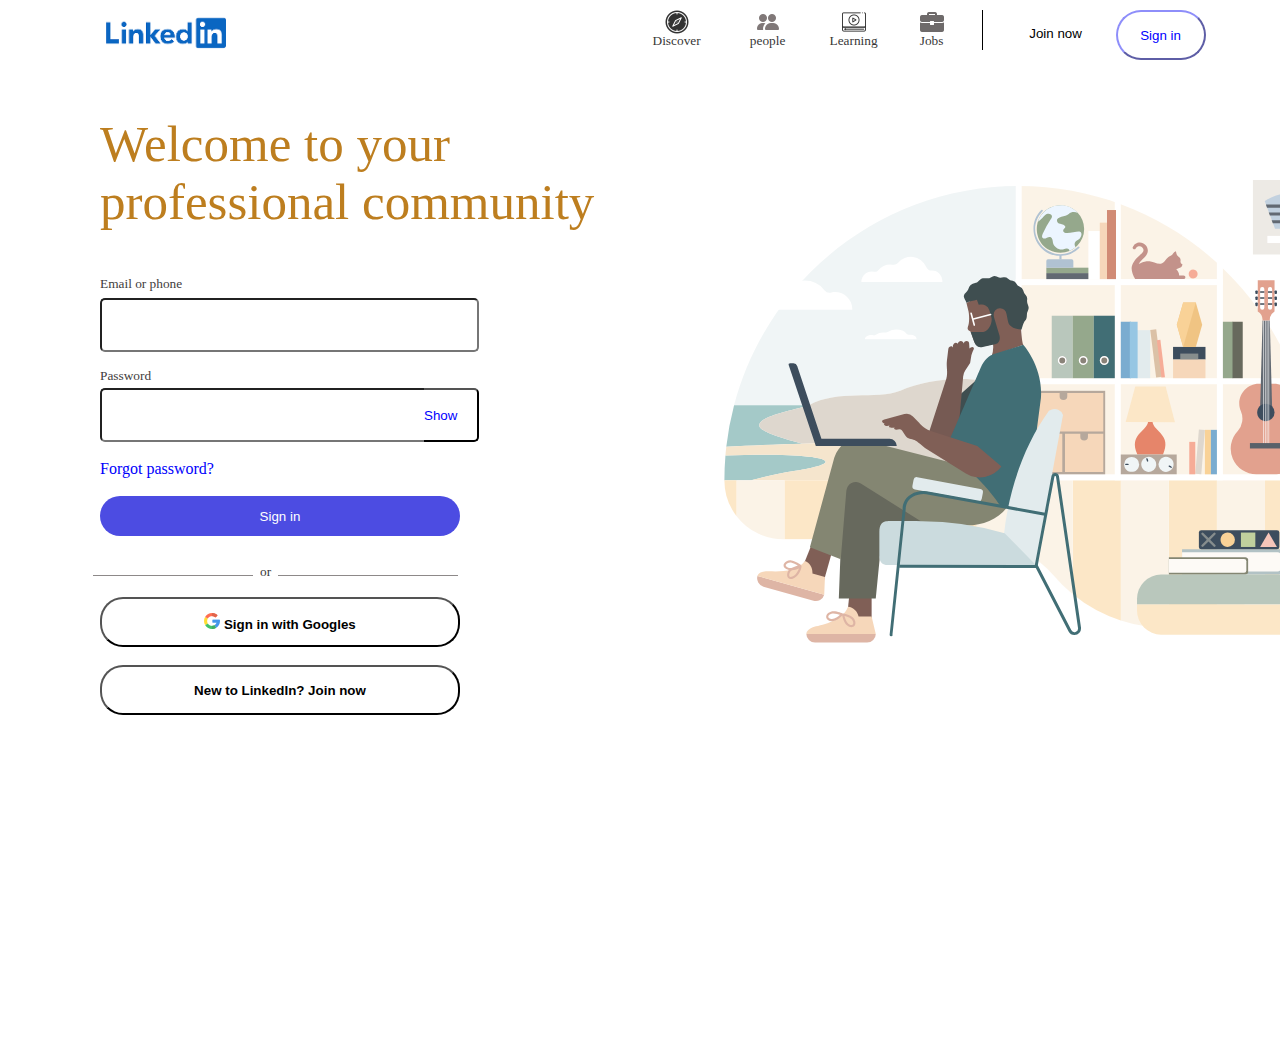
<file: linkedin/linkedin.html>
<!DOCTYPE html>
<html lang="en">
<head>
    <meta charset="UTF-8">
    <meta name="viewport" content="width=device-width, initial-scale=1.0">
    <title>Linkedin.com</title>
    <link rel="stylesheet" href="style5.css" type="text/css">
    
</head>
<body>
   
<header>

<div class="container">

  <div class="logo">
     <a href="https://in.linkedin.com/?original_referer=https%3A%2F%2Fwww.google.com%2F">
        <img id="picture" src="image/fast.png" alt="linkdin-logo" height="80px" width="120px">
     </a>
    </div>
 


    <div class="details">

     <div class="dis">
        <a href="#">
            <img src="image/New folder/discover.png" alt=""><br>
            <span>Discover</span>
        </a>
    </div>


 <div class="peo">
        <a href="#">
            <img src="image/New folder/people.png" alt=""><br>
            <span>people</span>
        </a>
    </div>
        

    <div class="learn">
        <a href="#">
            <img src="image/New folder/video-lesson.png" alt=""><br>
            <span>Learning</span>
        </a>
    </div>

    <div class="jbs">
        <a href="#">
            <img src="image/New folder/briefcase.png" alt=""><br>
            <span>Jobs</span>
        </a>
    </div>

</div>



<div class="last">

      <div class="join">

       <button id="jn">Join now</button>
    </div>
    <div class="sign">

       <button class="si">Sign in</button>
    </div>

     
</div>


</div>

</header>


  











<div class="main-container">


<div class="left-section">
    
    <h1>Welcome to your<br> 
     professional community </h1>

<div class="form-validation">

<form action="">

     <label id="phone" for="name">Email or phone</label><br>
   <input class="first" type="text" name="name" id="name"><br><br>


   <label id="pass" for="password">Password</label><br>
   <div class="dummy">
   <input class="second" type="password" name="name" id="password" >
   <button id="test">Show</button>
</div>
<br>
<a class="Forgot" href="#">Forgot password?</a>
<br>
<br>
<button id="sigma">Sign in</button><br>


<button class="one"></button><span id="three">or</span>
<button class="two"></button>
<br><br>

<button id="four">
    <img src="image/New folder/google.png" alt="google icon">
   <strong>Sign in with Googles</strong> 
</button>
<br><br>
<button id="five">

<strong>New to LinkedIn? Join now</strong>

</button>

</form>




</div>




</div>



















<div class="right-section">


<div class="final">

<img src="image/New folder/founder.svg" alt="nothing official" width="600px" height="600px">



</div>




</div>





























</div>
</body>
</html>
</file>
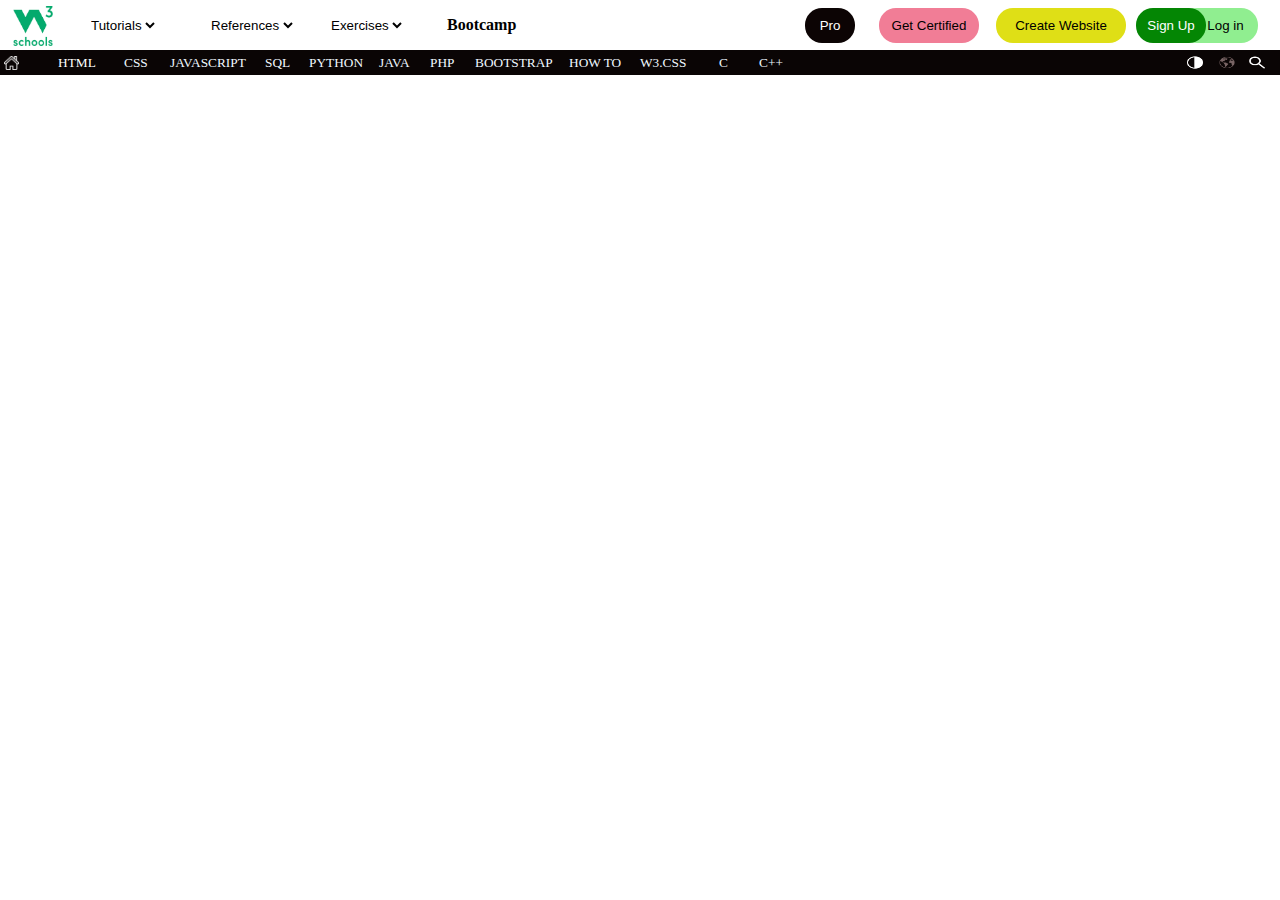
<file: navbar/navbar.html>
<!DOCTYPE html>
<html lang="en">
<head>
    <meta charset="UTF-8">
    <meta name="viewport" content="width=device-width, initial-scale=1.0">
    <title>Document1</title>
    <link rel="stylesheet" href="style.css" type="text/css">
    
</head>
<body>
   
 <div class="main-container">


<div class="first-box">
    
  <div class="picture">
    <img src="image/download.png" alt="w3school" width="40px" height="40px">
  </div>



<div class="tut">
<select>
  <option>Tutorials</option>
</select></div>
<div class="ref">
  <select>
    <option>References</option>
  </select></div>

  <div class="exe">
    <select>
      <option>Exercises</option>
    </select></div>
   <div class="span">
    <span>Bootcamp</span>
   </div> 












</div>




<div class="second-box">

  <div id="pro">
    <button class="button1">Pro</button>
  </div>
  <div id="cert">
    <button class="button2">Get Certified</button>
  </div>
  <div id="web">
    <button class="button3">Create Website</button>
  </div>

  <div id="up">
    <button class="button4">Sign Up</button>
  </div>

  <div id="log">
    <button class="button5">Log in</button>
  </div>

</div>

</div>







<div class="container2">
  
  <div class="box3">

   <div class="span1">
    <img src="image/home.png" alt="" width="15px" height="14px">
   </div>

   <div class="span2">
   <span>HTM</span>L
   </div>

   <div class="span3">
    <span>CSS</span>
    </div>
    <div class="span4">
      <span>JAVASCRIPT</span>
      </div>
      <div class="span5">
        <span>SQL</span>
        </div>
        <div class="span6">
          <span>PYTHON</span>
          </div>
        <div class="span7">
            <span>JAVA</span>
            </div>

            <div class="span8">
              <span>PHP</span>
              </div>
              <div class="span9">
                <span>BOOTSTRAP</span>
                </div>

                <div class="span10">
                  <span>HOW TO</span>
                  </div>
                  <div class="span11">
                    <span>W3.CSS</span>
                    </div>
                    <div class="span12">
                      <span>C</span>
                      </div>
                      <div class="span13">
                        <span>C++</span>
                        </div>

                      </div>

 
     <div class="box4">
     
      <div class="picture1">
        <img src="image/dark-mode.png"  width="20px" height="15px">
      </div>



      <div class="picture2">
        <img src="image/earth.png"  width="20px" height="15px">
      </div>

      <div class="picture3">
        <img src="image/search.png"  width="20px" height="15px">
      </div>



     </div>















</div>
</body>
</html>
</file>
<file: linkedin/style5.css>
*{
    margin: 0;
    padding: 0;
    text-decoration: none;
    list-style: none;
   
    
}
header{
    width: 100%;
    height: 100px;
    background-color: white;
}
.container{
    width: 90%;
    height: 80px;
    background-color: white;
    margin: auto;
    display: flex;
    
}
.logo{
    width: 30%;
    height: 90px;
    background-color: white;
   
}
#picture{
    padding-left: 55px;
    position: relative;
    top: -7px;
    left: -13px;
    opacity: 1;
    
    
   
}
.details{
    width: 50% ;
    height: 80px;
    background-color: white;
    display: flex;
    justify-content: center;
    align-items: center;
    justify-content: space-evenly;
   
    
   
}
span{
    font-size: smaller;
    position: relative;
    top: -7px;
    color: black;
    opacity: .8;
}
.jbs{
    position: relative;
    left: 20px;
    top: -10px;

    width: 100px;
    height: 40px;
    background-color: white;
    text-align: center;
    border-right: 1px solid black;

    

}
.learn{
    position: relative;
    left: 75px;
    width: 120px;
    height: 80px;
    background-color: white;
    text-align: center;
    padding-top: 20px;
}
.peo{
    position: relative;
    
    left: 132px;
    width: 120px;
    height: 80px;
    background-color: white;
    text-align: center;
    padding-top: 20px;
}
.dis{
    position: relative;
    left: 184px;
    width: 120px;
    height: 80px;
    background-color: white;
    text-align: center;
    padding-top: 20px;
}



.last{
    display: flex;
    justify-content: center;
    align-items: center;
}
.sign{
    position: relative;
    left: 50px;
    top: -5px;
    
}
.join{
    position: relative;
    top: -7px;
    left: 15px ;
    font-style: normal;
   
    font-weight: bold;
}
.si{
     width: 90px;
     height: 50px;
    border-radius: 30px;
    background-color: white ;
    color: blue;
    border-color: rgb(142, 142, 250);
    position: relative;
    left: -30px;
}
#jn{
    width: 110px;
     height: 50px;
     border-radius: 30px;
     background-color: white ;
     color: rgb(0, 0, 0);
     border: none;
 }
img{
    opacity: .8;
}
img:hover{
    opacity: 1;
}
span:hover{
    opacity: 1;
}
#jn:hover{
    background-color:rgb(245, 241, 241);
}
.si:hover{
    background-color: rgb(213, 244, 255);
}


















.main-container{

    width: 100%;
    height: 650px;
    background-color: white;
    display: flex;


}

.left-section{
    width: 50%;
    height: 550px;
    background-color: white;
    
}
h1{
    padding-left: 100px;
    padding-top: 40px;
    font-size: 51px;
    
   color: rgb(189, 126, 31);
   position: relative;
   top: -25px ;
   font-weight: lighter;
  
}
.form-validation{
    width: 60%;
    height: 500px;
    background-color: white;
    margin-left: 100px;
    margin-top: 20px;
}
.first{
    width: 353px;
    height: 50px;
   border-radius: 5px;
    padding-left: 22px;
    position: relative;
    top:4px;
    background: transparent;
   
}
.first:hover{
    background-color: rgb(233, 233, 233);
}


#phone{
    font-size: smaller;
    color: rgb(63, 61, 61);
    position: relative;
    top: -2px;
}


.second{
    width: 300px;
    height: 50px;
  border-top-left-radius: 5px ;
  border-bottom-left-radius: 5px ;
    padding-left: 22px;
    position: relative;
    top:4px;
    border-right: none;
    background: transparent;
   
}
.second:hover{
    background-color: rgb(233, 233, 233);

}
input{
    outline:none;
    
}

#pass{
    font-size: smaller;
    color: rgb(63, 61, 61);
   margin-top: 10px;
}
.dummy{
    display: flex;
}
 #test{
    width: 40px;
    height: 54px;
    margin-top: 4px;
    border-left: none;
    background-color: white;
    padding-right: 53px;
    color: blue;
    border-top-right-radius: 5px ;
    border-bottom-right-radius: 5px ;

 }
#test:hover{
   background-color: rgb(233, 233, 233) ;
}
.Forgot{
 
   color: rgb(0, 0, 252);
}
#sigma{
    width:360px;
    height: 40px;
    background-color: rgb(76, 76, 226);
    border-radius: 23px;
    color: white ;
    border: none;
}
#sigma:hover{
    background-color: rgb(78, 60, 156);
}

.Forgot:hover{
    text-decoration: underline;
}
.one{
    width: 160px;
    height: 40px;
    border-bottom: 1px solid rgb(141, 137, 137);
    border-left: none;
    border-top: none;
    border-right: none;
    background-color: white;
    position: relative;
    left: -7px;

}
.two{
    width: 180px;
    height: 40px;
    border-bottom: 1px solid rgb(141, 137, 137);
    border-left: none;
    border-top: none;
    border-right: none;
    background-color: white;
    margin-left: 3px;

}
#three{
    position: relative;
    top: 1px;
    font-size: smaller;
}


#four{
    width: 360px;
    height: 50px;
    border-radius: 23px;
    background-color: white;

}

#five{
    width: 360px;
    height: 50px;
    border-radius: 23px;
    background-color: white;
}

#four:hover{
    background-color: rgb(230, 211, 211);
}
#five:hover{
    background-color: rgb(230, 211, 211);
}













.right-section{
    width: 50%;
    height: 600px;
    background-color: white;
}
.final{
    line-height: 650px ;
    position: relative;
    top: 20px;
    left: 79px;

}
</file>
<file: navbar/style.css>
*{
    margin:0;
    padding: 0;
    box-sizing: border-box;
    text-decoration: none;

}

.main-container{
    width:100%;
    height: 50px;
    background-color: white;
   display: flex;
}
   
.first-box{
    width:50%;
    height: 50px;
    background-color: white;
    display: flex;
    
    align-items: center;

  
}


.picture{
    width:50px;
    height:50px;
     margin-top:11px;
     margin-left: 13px;

}

.tut{
    width: 120px;
    height: 50px;
    background-color: white;
    line-height: 50px;
    padding-left: 24px;
    
}
.ref{
    width: 120px;
    height: 50px;
    background-color: white;
    line-height: 50px;
    padding-left: 24px;
    
}
.exe{
    width: 120px;
    height: 50px;
    background-color: white;
    line-height: 50px;
    padding-left: 24px;
   
}
.span{
    width: 120px;
    height: 50px;
    background-color: white;
    line-height: 50px;
    padding-left: 24px;
    font-weight: bold;
    
}
select{
    border:none;
    background-color: transparent;
    

}
select:hover{
    background-color: rgb(34, 185, 34);
    color: white;

}

.tut:hover{
   background-color: rgb(34, 185, 34);
  
}
.ref:hover{
    background-color: rgb(34, 185, 34);
}
.exe:hover{
    background-color: rgb(34, 185, 34);
}
.span:hover{
    background-color: rgb(34, 185, 34);
    color: white;
}
















.second-box{
    width:50%;
    height: 50px;
    background-color: white;
    display: flex;
    justify-content: space-evenly;
    align-items: center;
}
#pro{
    margin:110px;
    width:100px;
    height: 50px;
    background-color: rgb(255, 255, 255);
    line-height: 50px;
    padding-left: 42px;
    
}
.button1{
    border-radius: 17px;
    width: 50px;
    height: 35px;
    border: none;
    background-color: rgb(12, 4, 4);
    color: white;
    margin-left: 13px;
}
#cert{
    position: relative;
    left: -90px;
    background-color: white;
    width: 100px;
    height: 50px;
    line-height: 50px;
    padding-left: 9px;
    
}
.button2{
    border-radius: 17px;
    width:100px;
    height:35px;
    border: none;
    background-color:rgb(241, 125, 150);
}
#web{
    position: relative;
    left: -70px;
     background-color: white;
    width: 110px;
    height: 50px;
    line-height: 50px;
    padding-left: 6px;

}
.button3{
    border-radius: 17px;
    width:130px;
    height:35px;
    border: none;
    background-color: rgb(223, 223, 22);
}
#up{
    position: relative;
    left: -40px;
     background-color: white;
    width: 60px;
    height: 50px;
    line-height: 50px;
    padding-left: 6px;

}
.button4{
    border-radius: 17px;
    width:70px;
    height:35px;
    border: none;
    background-color: rgb(4, 134, 4);
    color: white;
}
#log{
   
    
     background-color: white;
    width: 70px;
    height: 50px;
    line-height: 50px;
   
}
.button5{
    border-radius: 17px;
    width: 78px;
    height:35px;
    border: none;
    background-color: lightgreen;
    padding-left: 13px;
    margin-left: -50px;
}
button:hover{
    background-color: silver;
}








.container2{
    width: 100%;
    height:25px;
    background-color: rgb(10, 5, 5);
    display: flex;
}
.box3{
    width: 70%;
    height: 25px;
    background-color: rgb(10, 5, 5);
    display: flex;
}
.span1{
    width: 40px;
    height: 25px;
    background-color: rgb(10, 5, 5);
    padding-left: 4px;
    padding-top: 6px;

}
.span2{
    padding-left: 18px;
    padding-top: 5px;
    width: 75px;
    height: 25px;
    background-color: rgb(10, 5, 5);
    color: white;
    font-size: smaller;
}
.span3{
    padding-left: 9px;
    padding-top: 5px;
    width: 45px;
    height: 25px;
    background-color: rgb(10, 5, 5);
    color: aliceblue;
    font-size: smaller;
}
.span4{
    width:95px;
    height: 25px;
   
    padding-left: 10px;
    padding-top: 5px;
    background-color: rgb(10, 5, 5);
    color: aliceblue;
    font-size: smaller;

}
.span5{
    padding-left: 10px;
    padding-top: 5px;
    width: 45px;
    height: 25px;
    background-color: rgb(10, 5, 5);
    color: aliceblue;
    font-size: smaller;

}
.span6{
    padding-left: 9px;
    padding-top: 5px;
    width: 70px;
    height: 25px;
    background-color: rgb(10, 5, 5);
    color: aliceblue;
    font-size: smaller;
}
.span7{
    padding-left: 9px;
    padding-top: 5px;
    width: 50px;
    height: 25px;
    background-color: rgb(10, 5, 5);
    color: aliceblue;
    font-size: smaller;
}
.span8{
    padding-left: 10px;
    padding-top: 5px;
    width: 45px;
    height: 25px;
    background-color: rgb(10, 5, 5);
    color: aliceblue;
    font-size: smaller;
}
.span9{
    width:95px;
    height: 25px;
   
    padding-left: 10px;
    padding-top: 5px;
    background-color: rgb(10, 5, 5);
    color: aliceblue;
    font-size: smaller;
}
.span10{
    padding-left: 9px;
    padding-top: 5px;
    width: 70px;
    height: 25px;
    background-color: rgb(10, 5, 5);
    color: aliceblue;
    font-size: smaller;
}
.span11{
    padding-left: 10px;
    padding-top: 5px;
    width: 70px;
    height: 25px;
    background-color: rgb(10, 5, 5);
    color: aliceblue;
    font-size: smaller;
}
.span12{
    padding-left: 19px;
    padding-top: 5px;
    width: 45px;
    height: 25px;
    background-color: rgb(10, 5, 5);
    color: aliceblue;
    font-size: smaller;
}
.span13{
    padding-left: 14px;
    padding-top: 5px;
    width: 45px;
    height: 25px;
    background-color: rgb(10, 5, 5);
    color: aliceblue;
    font-size: smaller;
}

.span2:hover{
    background-color: green;
}
.span3:hover{
    background-color: green;
}
.span4:hover{
    background-color: green;
}
.span5:hover{
    background-color: green;
}
.span6:hover{
    background-color: green;
}
.span7:hover{
    background-color: green;
}

.span8:hover{
    background-color: green;
}

.span9:hover{
    background-color: green;
}

.span10:hover{
    background-color: green;
}

.span11:hover{
    background-color: green;
}
.span12:hover{
    background-color: green;
}
.span13:hover{
    background-color: green;
}





.box4{
    width: 30%;
    height: 25px;
    background-color: rgb(10, 5, 5);
    display: flex;
    justify-content: flex-end;
    align-items: center;
  
}
.picture1{
    position: relative;
    left: -35px;
    top: 2px;
}
.picture2{
    position: relative;
    left: -23px;
    top: 2px;
}
.picture3{
    position: relative;
    left: -13px;
    top: 2px;
}
</file>
